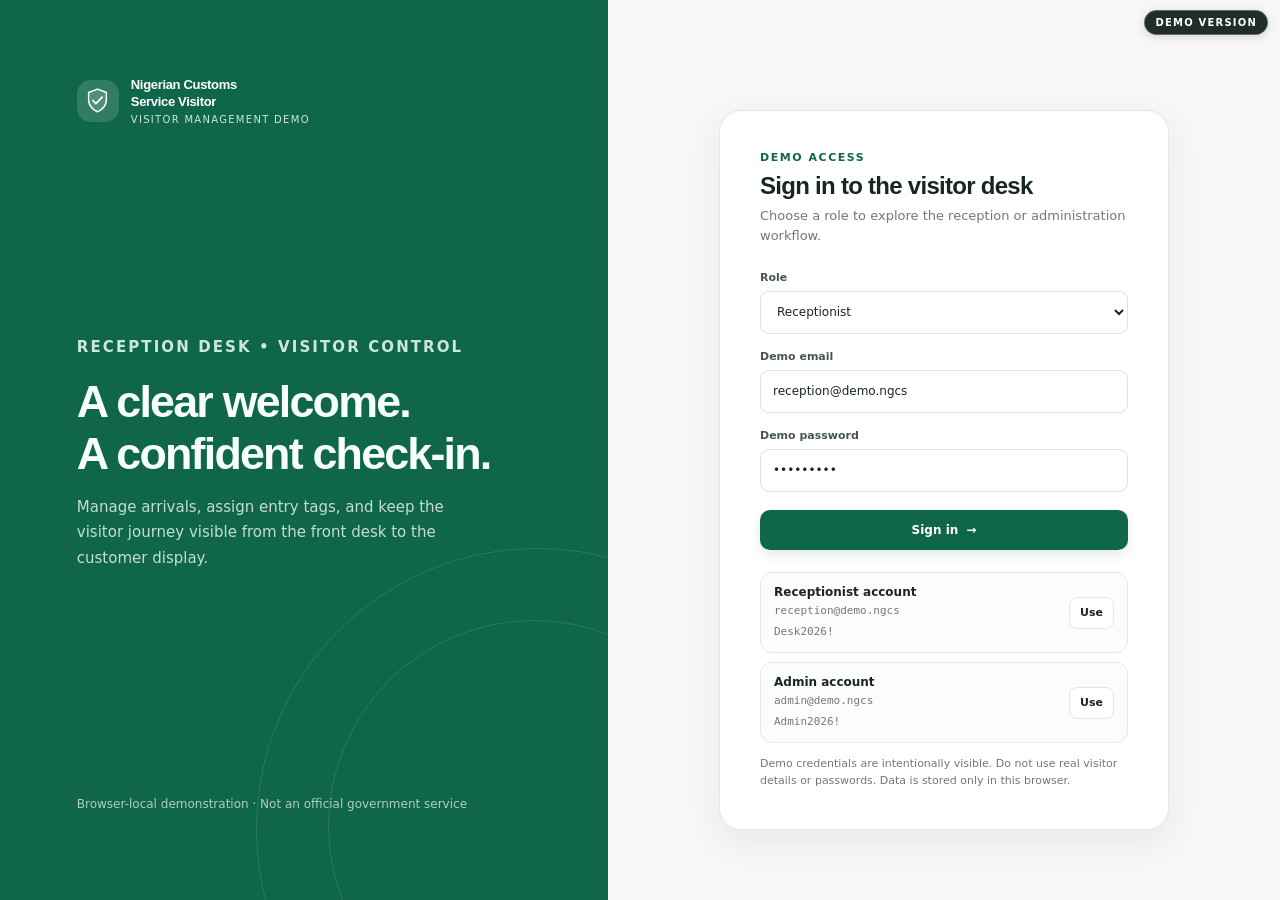
<file: index.html>
<!doctype html>
<html lang="en">
<head>
  <meta charset="utf-8">
  <meta name="viewport" content="width=device-width, initial-scale=1">
  <meta name="theme-color" content="#0f664a">
  <meta name="description" content="A demo visitor desk check-in system for Nigerian Customs Service. Browser-local demo only.">
  <title>Nigerian Customs Service Visitor | Demo Desk</title>
  <link rel="icon" href="data:image/svg+xml,%3Csvg xmlns='http://www.w3.org/2000/svg' viewBox='0 0 64 64'%3E%3Cpath fill='%230f664a' d='M32 4 54 13v17c0 14-9 24-22 30C19 54 10 44 10 30V13z'/%3E%3Cpath d='m20 32 8 8 17-18' fill='none' stroke='white' stroke-width='5' stroke-linecap='round' stroke-linejoin='round'/%3E%3C/svg%3E">
  <link rel="stylesheet" href="./assets/css/app.css">
  <script type="module" src="./assets/js/app.js"></script>
</head>
<body>
  <div class="demo-ribbon" aria-label="Demo version">DEMO VERSION</div>
  <div id="app" aria-live="polite"></div>
  <noscript><main class="noscript-note"><h1>JavaScript is required</h1><p>This visitor desk demo uses browser storage and needs JavaScript enabled.</p></main></noscript>
</body>
</html>
</file>
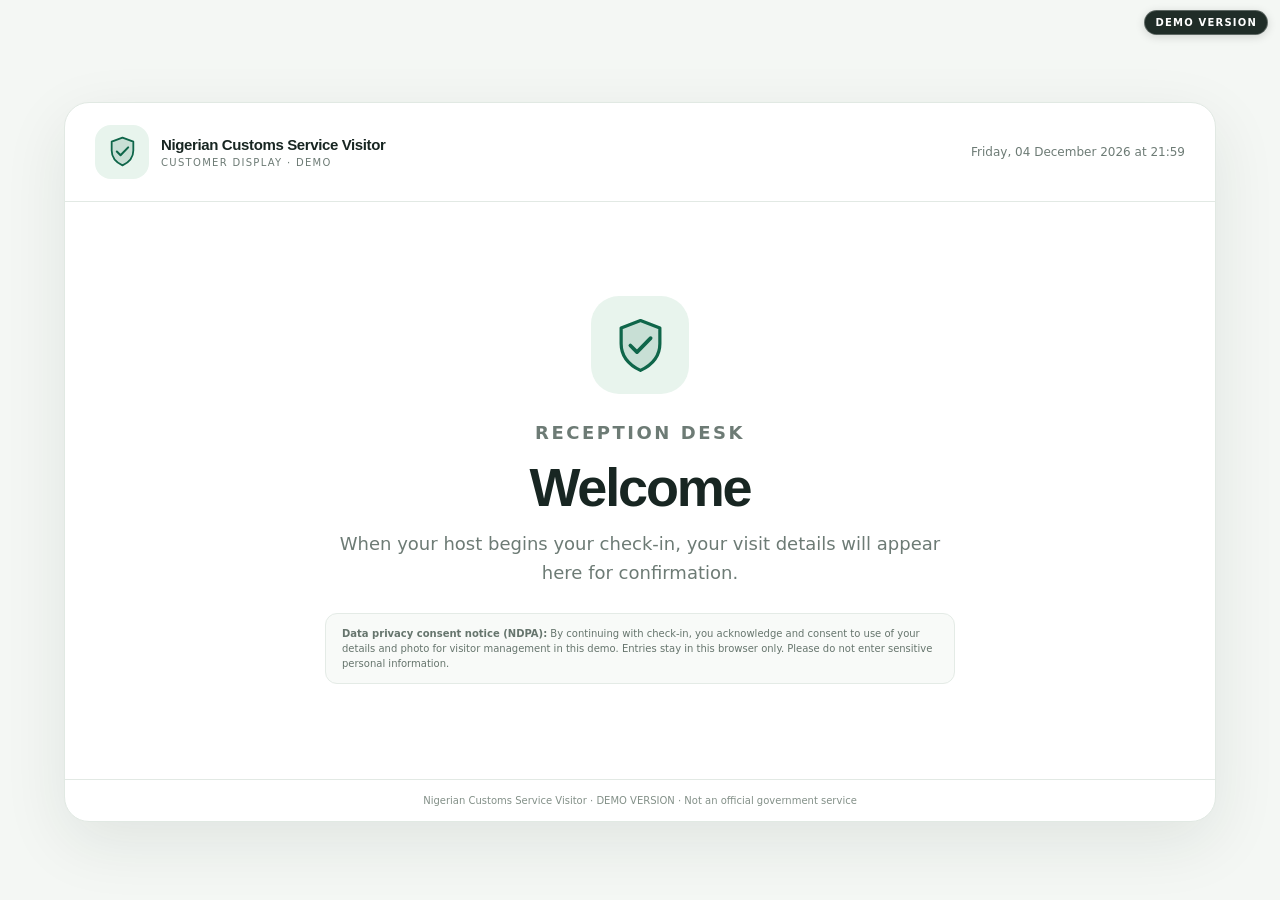
<file: display/index.html>
<!doctype html>
<html lang="en">
<head>
  <meta charset="utf-8">
  <meta name="viewport" content="width=device-width, initial-scale=1">
  <meta name="theme-color" content="#0f664a">
  <meta name="description" content="Visitor-facing customer display for the Nigerian Customs Service Visitor demo.">
  <title>Visitor Display | Nigerian Customs Service Visitor</title>
  <link rel="icon" href="../assets/icons/mark.svg" type="image/svg+xml">
  <link rel="stylesheet" href="../assets/css/app.css">
  <script type="module" src="../assets/js/display.js"></script>
</head>
<body class="display-body">
  <div class="demo-ribbon" aria-label="Demo version">DEMO VERSION</div>
  <main id="customer-display" class="customer-display" aria-live="polite"></main>
</body>
</html>
</file>
<file: assets/css/app.css>
:root {
  color-scheme: light;
  --ink: #182622;
  --muted: #6d7b75;
  --line: #e2e9e4;
  --surface: #ffffff;
  --canvas: #f4f7f4;
  --green: #0f664a;
  --green-strong: #0b533c;
  --green-soft: #e8f4ed;
  --red: #b94b46;
  --red-soft: #fae9e8;
  --amber: #a36a11;
  --amber-soft: #fff2d7;
  --blue: #365c76;
  --shadow: 0 12px 34px rgba(23, 45, 35, .07);
  font-family: 'DM Sans', ui-sans-serif, system-ui, -apple-system, BlinkMacSystemFont, 'Segoe UI', sans-serif;
  font-synthesis: none;
  text-rendering: optimizeLegibility;
  -webkit-font-smoothing: antialiased;
  -moz-osx-font-smoothing: grayscale;
}

* { box-sizing: border-box; }
body { margin: 0; min-width: 320px; color: var(--ink); background: var(--canvas); }
button, input, select, textarea { font: inherit; }
button { color: inherit; }
button:focus-visible, a:focus-visible, input:focus-visible, select:focus-visible, textarea:focus-visible { outline: 3px solid rgba(15, 102, 74, .25); outline-offset: 2px; }
button:disabled { cursor: not-allowed; opacity: .55; }
a { color: inherit; }

.demo-ribbon { position: fixed; top: 10px; right: 12px; z-index: 120; padding: 6px 10px; border: 1px solid rgba(255,255,255,.28); border-radius: 999px; background: #202d28; color: #fff; font-size: 10px; font-weight: 800; letter-spacing: .12em; box-shadow: 0 2px 10px rgba(0,0,0,.14); pointer-events: none; }
.noscript-note { max-width: 700px; margin: 15vh auto; padding: 30px; background: white; border-radius: 18px; }

/* Shared identity */
.brand-lockup { display: flex; align-items: center; gap: 12px; min-width: 0; }
.brand-mark { width: 42px; height: 42px; flex: 0 0 auto; display: grid; place-items: center; border-radius: 14px; background: var(--green-soft); color: var(--green); }
.brand-mark svg { width: 27px; height: 27px; }
.brand-copy { min-width: 0; }
.brand-copy strong { display: block; font: 800 13px/1.3 'Manrope', sans-serif; letter-spacing: -.025em; }
.brand-copy span { display: block; margin-top: 3px; color: var(--muted); font-size: 10px; letter-spacing: .13em; text-transform: uppercase; }
.eyebrow { margin: 0 0 8px; color: var(--green); font-size: 11px; font-weight: 800; letter-spacing: .14em; text-transform: uppercase; }
h1, h2, h3, p { margin-top: 0; }
h1, h2, h3 { font-family: 'Manrope', 'DM Sans', sans-serif; }
h1 { margin-bottom: 8px; font-size: clamp(24px, 3vw, 32px); line-height: 1.16; letter-spacing: -.04em; }
h2 { margin-bottom: 7px; font-size: 20px; letter-spacing: -.03em; }
h3 { margin-bottom: 6px; font-size: 15px; letter-spacing: -.02em; }
.subtle { color: var(--muted); font-size: 13px; line-height: 1.55; }
.small { font-size: 11px; }
.mono { font-variant-numeric: tabular-nums; }

/* Login */
.login-page { min-height: 100vh; display: grid; grid-template-columns: minmax(340px, .95fr) minmax(400px, 1.05fr); background: #f7f8f6; }
.login-aside { position: relative; overflow: hidden; display: flex; flex-direction: column; justify-content: space-between; min-height: 100vh; padding: clamp(34px, 6vw, 78px); background: #0f664a; color: #f7fff9; }
.login-aside::before, .login-aside::after { content: ''; position: absolute; border: 1px solid rgba(255,255,255,.11); border-radius: 50%; pointer-events: none; }
.login-aside::before { width: 560px; height: 560px; right: -210px; bottom: -210px; }
.login-aside::after { width: 410px; height: 410px; right: -132px; bottom: -132px; }
.login-aside .brand-mark { background: rgba(255,255,255,.14); color: white; }
.login-aside .brand-copy span, .login-aside .eyebrow { color: #cce9d8; }
.login-aside .brand-copy strong { color: white; }
.login-copy { position: relative; z-index: 1; max-width: 440px; margin: auto 0; padding: 56px 0; }
.login-copy h1 { margin: 15px 0; font-size: clamp(34px, 3.5vw, 46px); }
.login-copy p { max-width: 390px; color: rgba(247,255,249,.78); font-size: 15px; line-height: 1.7; }
.login-foot { position: relative; z-index: 1; color: rgba(255,255,255,.67); font-size: 12px; }
.login-main { display: grid; place-items: center; padding: 84px 30px 44px; }
.login-card { width: min(100%, 450px); padding: clamp(26px, 4vw, 40px); border: 1px solid var(--line); border-radius: 22px; background: var(--surface); box-shadow: var(--shadow); animation: rise-in .28s ease-out; }
.login-card h2 { margin-bottom: 6px; font-size: 24px; }
.login-card > .subtle { margin-bottom: 25px; }
.demo-credentials { display: grid; gap: 9px; margin: 22px 0 0; }
.credential-card { display: flex; align-items: center; justify-content: space-between; gap: 12px; padding: 12px 13px; border: 1px solid var(--line); border-radius: 12px; background: #fbfcfb; }
.credential-card strong { display: block; font-size: 12px; }
.credential-card code { color: var(--muted); font: 11px/1.6 ui-monospace, SFMono-Regular, Consolas, monospace; }
.credentials-warning { margin: 13px 0 0; color: var(--muted); font-size: 11px; line-height: 1.5; }

/* App frame and navigation */
.app-shell { min-height: 100vh; display: grid; grid-template-columns: 242px minmax(0, 1fr); }
.sidebar { position: sticky; top: 0; display: flex; flex-direction: column; height: 100vh; padding: 24px 15px 16px; border-right: 1px solid var(--line); background: #fff; }
.sidebar .brand-lockup { padding: 0 9px 26px; }
.sidebar-section-label { margin: 4px 10px 9px; color: #95a29b; font-size: 10px; font-weight: 800; letter-spacing: .13em; text-transform: uppercase; }
.side-nav { display: grid; gap: 4px; }
.nav-link { display: flex; align-items: center; gap: 12px; width: 100%; min-height: 44px; padding: 0 12px; border: 0; border-radius: 10px; background: transparent; color: #61716a; text-align: left; font-size: 13px; font-weight: 600; cursor: pointer; transition: background .16s ease, color .16s ease, transform .16s ease; }
.nav-link:hover { background: #f5f8f5; color: var(--ink); transform: translateX(2px); }
.nav-link.active { background: var(--green-soft); color: var(--green-strong); }
.nav-icon { width: 19px; height: 19px; display: grid; place-items: center; flex: 0 0 auto; font-size: 16px; }
.nav-badge { margin-left: auto; padding: 3px 7px; border-radius: 999px; background: #eff2ef; color: #68776f; font-size: 10px; font-variant-numeric: tabular-nums; }
.sidebar-bottom { margin-top: auto; padding: 13px 10px 4px; border-top: 1px solid var(--line); }
.sidebar-bottom p { margin: 0; color: var(--muted); font-size: 10px; line-height: 1.5; }
.main-column { min-width: 0; }
.topbar { position: sticky; top: 0; z-index: 20; display: flex; align-items: center; justify-content: space-between; gap: 16px; min-height: 72px; padding: 12px clamp(18px, 3vw, 36px); border-bottom: 1px solid var(--line); background: rgba(255,255,255,.94); backdrop-filter: blur(12px); }
.topbar-left { display: flex; align-items: center; gap: 13px; }
.topbar-title { font-size: 13px; font-weight: 700; }
.topbar-meta { color: var(--muted); font-size: 11px; }
.topbar-actions { display: flex; align-items: center; gap: 9px; }
.user-chip { display: flex; align-items: center; gap: 9px; margin-left: 7px; padding-left: 13px; border-left: 1px solid var(--line); }
.user-avatar { width: 32px; height: 32px; display: grid; place-items: center; border-radius: 50%; background: #e4eee8; color: var(--green); font-size: 11px; font-weight: 800; }
.user-chip strong { display: block; font-size: 11px; }
.user-chip span { display: block; color: var(--muted); font-size: 10px; }
.page-content { width: min(100%, 1400px); margin: 0 auto; padding: 30px clamp(18px, 3vw, 36px) 50px; animation: fade-in .18s ease-out; }
.page-heading { display: flex; align-items: flex-end; justify-content: space-between; gap: 18px; margin-bottom: 24px; }
.page-heading p { margin-bottom: 0; }
.heading-actions { display: flex; flex-wrap: wrap; gap: 9px; }

/* Buttons and form controls */
.btn { display: inline-flex; align-items: center; justify-content: center; gap: 8px; min-height: 40px; padding: 0 15px; border: 1px solid transparent; border-radius: 10px; font-size: 12px; font-weight: 700; text-decoration: none; cursor: pointer; transition: background .16s ease, border .16s ease, box-shadow .16s ease, transform .16s ease; }
.btn:hover:not(:disabled) { transform: translateY(-1px); }
.btn-primary { background: var(--green); color: white; box-shadow: 0 5px 12px rgba(15,102,74,.13); }
.btn-primary:hover:not(:disabled) { background: var(--green-strong); }
.btn-secondary { border-color: var(--line); background: white; color: var(--ink); }
.btn-secondary:hover:not(:disabled) { border-color: #c7d7ce; background: #fbfdfb; }
.btn-quiet { background: transparent; color: var(--green); }
.btn-danger { border-color: #f1cfcd; background: #fff; color: var(--red); }
.btn-danger:hover:not(:disabled) { background: var(--red-soft); }
.btn-small { min-height: 32px; padding: 0 10px; border-radius: 8px; font-size: 11px; }
.btn-block { width: 100%; }
.icon-button { width: 36px; height: 36px; display: inline-grid; place-items: center; padding: 0; border: 1px solid var(--line); border-radius: 10px; background: white; cursor: pointer; }
.form-grid { display: grid; grid-template-columns: repeat(2, minmax(0,1fr)); gap: 16px; }
.form-grid.three { grid-template-columns: repeat(3, minmax(0,1fr)); }
.field { display: grid; gap: 7px; min-width: 0; }
.field.full { grid-column: 1 / -1; }
.field label, .field-label { color: #45564e; font-size: 11px; font-weight: 700; }
.required-mark { color: var(--red); }
.field input, .field select, .field textarea, .filter-control { width: 100%; min-height: 43px; padding: 10px 12px; border: 1px solid #dce5df; border-radius: 9px; outline: none; background: #fff; color: var(--ink); font-size: 12px; transition: border .16s ease, box-shadow .16s ease; }
.field textarea { min-height: 88px; resize: vertical; }
.field input:focus, .field select:focus, .field textarea:focus, .filter-control:focus { border-color: #77ac92; box-shadow: 0 0 0 3px rgba(15,102,74,.08); }
.field input::placeholder, .field textarea::placeholder { color: #a2aea7; }
.field-hint { color: var(--muted); font-size: 10px; line-height: 1.45; }
.field-error { display: none; color: var(--red); font-size: 10px; }
.field.invalid .field-error { display: block; }
.field.invalid input, .field.invalid select, .field.invalid textarea { border-color: #d98d88; }
.form-alert { margin: 0 0 16px; padding: 11px 13px; border-radius: 9px; background: var(--red-soft); color: #8b3430; font-size: 11px; line-height: 1.5; }
.form-alert.success { background: var(--green-soft); color: var(--green-strong); }
.form-actions { display: flex; align-items: center; justify-content: space-between; gap: 12px; margin-top: 22px; padding-top: 17px; border-top: 1px solid var(--line); }
.checkbox-line { display: flex; align-items: flex-start; gap: 9px; color: #52635b; font-size: 11px; line-height: 1.5; }
.checkbox-line input { accent-color: var(--green); }

/* Panels, cards, status */
.panel { min-width: 0; padding: 21px; border: 1px solid var(--line); border-radius: 15px; background: var(--surface); box-shadow: 0 4px 18px rgba(23,45,35,.025); }
.panel-header { display: flex; align-items: flex-start; justify-content: space-between; gap: 14px; margin-bottom: 17px; }
.panel-header p { margin-bottom: 0; }
.panel-title { margin-bottom: 4px; font-size: 14px; }
.card-grid { display: grid; grid-template-columns: repeat(4, minmax(0,1fr)); gap: 13px; }
.stat-card { min-height: 112px; padding: 16px 17px; border: 1px solid var(--line); border-radius: 14px; background: white; }
.stat-label { display: flex; align-items: center; justify-content: space-between; gap: 8px; color: var(--muted); font-size: 11px; font-weight: 600; }
.stat-icon { width: 29px; height: 29px; display: grid; place-items: center; border-radius: 9px; background: var(--green-soft); color: var(--green); font-size: 14px; }
.stat-value { margin: 13px 0 3px; font: 800 25px/1 'Manrope', sans-serif; letter-spacing: -.04em; font-variant-numeric: tabular-nums; }
.stat-note { color: #87948d; font-size: 10px; }
.content-grid { display: grid; grid-template-columns: minmax(0,1.55fr) minmax(280px,.9fr); gap: 16px; margin-top: 17px; }
.stack { display: grid; gap: 16px; }
.status-pill { display: inline-flex; align-items: center; gap: 5px; width: fit-content; padding: 5px 8px; border-radius: 999px; background: #f0f3f1; color: #58675f; font-size: 10px; font-weight: 700; white-space: nowrap; }
.status-pill::before { content: ''; width: 6px; height: 6px; border-radius: 50%; background: currentColor; }
.status-pill.green { background: var(--green-soft); color: var(--green-strong); }
.status-pill.red { background: var(--red-soft); color: #a13d39; }
.status-pill.amber { background: var(--amber-soft); color: #94600e; }
.status-pill.blue { background: #eaf0f5; color: #365c76; }

/* Tables and visitors */
.table-wrap { width: 100%; overflow-x: auto; }
table { width: 100%; border-collapse: collapse; text-align: left; }
th { padding: 10px 12px; border-bottom: 1px solid var(--line); color: #8a9790; font-size: 9px; font-weight: 800; letter-spacing: .1em; text-transform: uppercase; white-space: nowrap; }
td { padding: 12px; border-bottom: 1px solid #eff2ef; color: #4d5e55; font-size: 11px; vertical-align: middle; }
tbody tr:last-child td { border-bottom: 0; }
tbody tr:hover { background: #fbfcfb; }
.person-cell { display: flex; align-items: center; gap: 9px; min-width: 150px; }
.person-cell strong { display: block; color: var(--ink); font-size: 11px; }
.person-cell span { display: block; margin-top: 2px; color: var(--muted); font-size: 10px; }
.person-photo { width: 34px; height: 34px; flex: 0 0 auto; display: grid; place-items: center; overflow: hidden; border-radius: 10px; background: #e9f0eb; color: var(--green); font-size: 10px; font-weight: 800; }
.person-photo img { width: 100%; height: 100%; object-fit: cover; }
.tag-number { display: inline-grid; place-items: center; min-width: 32px; height: 27px; padding: 0 8px; border-radius: 7px; background: var(--green-soft); color: var(--green-strong); font-size: 11px; font-weight: 800; font-variant-numeric: tabular-nums; }
.table-toolbar { display: flex; flex-wrap: wrap; align-items: center; gap: 9px; margin-bottom: 13px; }
.table-toolbar .search-box { flex: 1 1 210px; }
.search-box { position: relative; }
.search-box input { padding-left: 35px; }
.search-box::before { content: '⌕'; position: absolute; top: 9px; left: 12px; z-index: 1; color: #84938b; font-size: 18px; pointer-events: none; }
.empty-state { padding: 32px 16px; text-align: center; }
.empty-state-icon { width: 42px; height: 42px; display: grid; place-items: center; margin: 0 auto 11px; border-radius: 14px; background: #f0f4f1; color: #668074; font-size: 20px; }
.empty-state strong { display: block; margin-bottom: 5px; font-size: 12px; }
.empty-state p { margin: 0 auto; max-width: 340px; color: var(--muted); font-size: 11px; line-height: 1.5; }

/* Check-in wizard */
.wizard-wrap { max-width: 970px; margin: 0 auto; }
.wizard-progress { display: grid; grid-template-columns: repeat(3, 1fr); gap: 8px; margin: 0 0 18px; }
.wizard-step { position: relative; display: flex; align-items: center; gap: 10px; min-height: 54px; padding: 8px 12px; border: 1px solid var(--line); border-radius: 11px; background: white; color: #8a9690; }
.wizard-step.active { border-color: #b8d6c5; background: #f4faf6; color: var(--green-strong); }
.wizard-step.done { background: #eef6f0; color: var(--green); }
.wizard-step-number { width: 27px; height: 27px; display: grid; place-items: center; flex: 0 0 auto; border-radius: 50%; background: #edf1ee; font-size: 11px; font-weight: 800; }
.wizard-step.active .wizard-step-number, .wizard-step.done .wizard-step-number { background: var(--green); color: white; }
.wizard-step strong { display: block; font-size: 11px; }
.wizard-step small { display: block; margin-top: 2px; font-size: 9px; }
.wizard-card { min-height: 385px; padding: clamp(18px, 3vw, 29px); border: 1px solid var(--line); border-radius: 16px; background: #fff; box-shadow: var(--shadow); }
.wizard-card-header { display: flex; align-items: flex-start; justify-content: space-between; gap: 15px; margin-bottom: 22px; }
.returning-banner { display: inline-flex; align-items: center; gap: 7px; padding: 7px 10px; border-radius: 999px; background: var(--green-soft); color: var(--green-strong); font-size: 10px; font-weight: 800; }
.returning-banner::before { content: '✓'; display: grid; place-items: center; width: 16px; height: 16px; border-radius: 50%; background: var(--green); color: white; font-size: 9px; }
.camera-stage { display: grid; grid-template-columns: minmax(0, 1.35fr) minmax(215px,.75fr); gap: 18px; }
.camera-box { position: relative; display: grid; place-items: center; min-height: 295px; overflow: hidden; border: 1px dashed #c9d7cf; border-radius: 14px; background: #f2f6f3; }
.camera-box video, .camera-box img { width: 100%; height: 100%; min-height: 295px; object-fit: cover; }
.camera-placeholder { max-width: 260px; padding: 24px; text-align: center; }
.camera-placeholder .empty-state-icon { margin-bottom: 13px; }
.camera-controls { display: flex; flex-direction: column; justify-content: center; gap: 10px; }
.camera-note { padding: 12px; border-radius: 10px; background: #f6f8f6; color: var(--muted); font-size: 10px; line-height: 1.5; }
.group-rows { display: grid; gap: 10px; }
.group-row { display: grid; grid-template-columns: 1fr 1fr auto; align-items: end; gap: 10px; padding: 12px; border: 1px solid var(--line); border-radius: 11px; background: #fbfcfb; }

/* Tags */
.tag-grid { display: grid; grid-template-columns: repeat(auto-fill, minmax(74px, 1fr)); gap: 9px; }
.tag-tile { position: relative; min-height: 72px; display: flex; flex-direction: column; align-items: center; justify-content: center; gap: 4px; padding: 8px 5px; border: 1px solid #c7e1d1; border-radius: 12px; background: #ecf7ef; color: #176442; cursor: pointer; transition: transform .15s ease, box-shadow .15s ease, border .15s ease; }
.tag-tile:hover:not(:disabled) { transform: translateY(-2px); border-color: #7eba96; box-shadow: 0 7px 17px rgba(20, 97, 62, .12); }
.tag-tile strong { font: 800 16px/1 'Manrope', sans-serif; font-variant-numeric: tabular-nums; }
.tag-tile span { font-size: 9px; font-weight: 700; }
.tag-tile.in-use { border-color: #e5b8b5; background: var(--red-soft); color: #a13d39; cursor: not-allowed; }
.tag-tile.unavailable { border-color: #ecd39f; background: var(--amber-soft); color: #98620d; cursor: not-allowed; }
.tag-tile.compact { min-height: 56px; }
.tag-person { max-width: 90%; overflow: hidden; text-overflow: ellipsis; white-space: nowrap; }
.tag-board-toolbar { display: flex; align-items: center; justify-content: space-between; gap: 14px; margin-bottom: 16px; }
.tag-legend { display: flex; flex-wrap: wrap; gap: 12px; color: var(--muted); font-size: 10px; }
.legend-dot { display: inline-block; width: 8px; height: 8px; margin-right: 5px; border-radius: 50%; background: #389466; }
.legend-dot.red { background: #c25a54; }
.legend-dot.amber { background: #d09a3e; }

/* Reports */
.report-filters { display: grid; grid-template-columns: repeat(4, minmax(130px,1fr)); gap: 10px; margin-bottom: 16px; }
.filter-control { min-height: 39px; padding: 8px 10px; }
.report-tabs { display: flex; gap: 4px; margin: 8px 0 16px; padding: 4px; border-radius: 10px; background: #eef2ef; width: fit-content; }
.report-tab { min-height: 31px; padding: 0 12px; border: 0; border-radius: 7px; background: transparent; color: var(--muted); font-size: 10px; font-weight: 700; cursor: pointer; }
.report-tab.active { background: white; color: var(--green); box-shadow: 0 1px 4px rgba(0,0,0,.08); }
.chart-bars { display: flex; align-items: flex-end; gap: 8px; min-height: 180px; padding: 10px 0 25px; }
.chart-day { position: relative; display: flex; flex: 1 1 0; align-items: flex-end; justify-content: center; height: 145px; min-width: 10px; }
.chart-bar { width: min(28px, 74%); min-height: 3px; border-radius: 6px 6px 2px 2px; background: linear-gradient(180deg, #3b9a70, #0f664a); transition: height .3s ease; }
.chart-label { position: absolute; bottom: -22px; width: 100%; color: #8a9690; font-size: 8px; text-align: center; white-space: nowrap; }
.chart-count { position: absolute; top: -17px; color: #607068; font-size: 9px; font-weight: 700; }
.month-list { display: grid; gap: 8px; }
.month-row { display: flex; justify-content: space-between; gap: 12px; padding: 12px; border: 1px solid var(--line); border-radius: 10px; font-size: 11px; }

/* Settings and audit */
.settings-grid { display: grid; grid-template-columns: repeat(2, minmax(0,1fr)); gap: 15px; }
.settings-list { display: grid; gap: 8px; margin: 13px 0 0; padding: 0; list-style: none; }
.settings-row { display: flex; align-items: center; justify-content: space-between; gap: 10px; padding: 9px 0; border-top: 1px solid #f0f3f0; }
.settings-row strong { display: block; font-size: 11px; }
.settings-row span { display: block; margin-top: 3px; color: var(--muted); font-size: 10px; }
.settings-edit-row { display: grid; grid-template-columns: minmax(0,1fr) minmax(0,1fr) auto auto; gap: 7px; }
.settings-department-row { display: grid; grid-template-columns: minmax(0,1fr) auto auto; gap: 7px; }
.settings-department-edit { min-width: 0; }
.settings-edit-row .filter-control, .settings-department-row .filter-control { min-width: 0; min-height: 35px; padding: 0 8px; font-size: 10px; }
.settings-add { display: grid; grid-template-columns: 1fr auto; gap: 8px; margin-top: 12px; }
.audit-list { display: grid; gap: 0; max-height: 360px; overflow: auto; }
.audit-item { display: grid; grid-template-columns: 11px 1fr auto; gap: 9px; padding: 11px 0; border-bottom: 1px solid #f0f3f0; }
.audit-dot { width: 8px; height: 8px; margin-top: 4px; border-radius: 50%; background: #489673; }
.audit-item strong { display: block; font-size: 10px; }
.audit-item p { margin: 3px 0 0; color: var(--muted); font-size: 10px; line-height: 1.4; }
.audit-item time { color: #9aa59f; font-size: 9px; white-space: nowrap; }
.end-day-list { display: grid; gap: 7px; }
.end-day-row { display: flex; justify-content: space-between; align-items: center; gap: 10px; padding: 9px 10px; border-radius: 9px; background: #fff9ec; color: #69521f; font-size: 10px; }

/* Modal, toasts */
.modal-backdrop { position: fixed; inset: 0; z-index: 90; display: grid; place-items: center; padding: 22px; background: rgba(18, 31, 25, .48); backdrop-filter: blur(4px); animation: fade-in .15s ease-out; }
.modal { width: min(100%, 700px); max-height: min(90vh, 900px); display: flex; flex-direction: column; overflow: hidden; border-radius: 18px; background: #fff; box-shadow: 0 28px 90px rgba(0,0,0,.22); animation: rise-in .19s ease-out; }
.modal.wide { width: min(100%, 970px); }
.modal-header { display: flex; align-items: flex-start; justify-content: space-between; gap: 14px; padding: 21px 23px 16px; border-bottom: 1px solid var(--line); }
.modal-header h2 { margin-bottom: 4px; font-size: 18px; }
.modal-body { overflow-y: auto; padding: 19px 23px 22px; }
.modal-footer { display: flex; justify-content: space-between; align-items: center; gap: 12px; padding: 14px 23px; border-top: 1px solid var(--line); }
.toast-region { position: fixed; right: 18px; bottom: 18px; z-index: 160; display: grid; gap: 8px; }
.toast { max-width: 360px; padding: 12px 15px; border: 1px solid #d7e7dc; border-radius: 11px; background: #fff; color: var(--green-strong); font-size: 11px; font-weight: 700; box-shadow: var(--shadow); animation: rise-in .2s ease-out; }
.toast.error { border-color: #f0cecb; color: #9c3934; }
.confirmation-box { display: flex; align-items: center; gap: 15px; padding: 15px; border: 1px solid #c8e0d0; border-radius: 13px; background: #f2faf5; }
.confirmation-check { width: 42px; height: 42px; display: grid; place-items: center; flex: 0 0 auto; border-radius: 50%; background: var(--green); color: white; font-size: 20px; }
.confirmation-box strong { display: block; margin-bottom: 3px; font-size: 13px; }
.confirmation-box span { color: var(--muted); font-size: 11px; }

/* Customer display */
.display-body { min-height: 100vh; overflow-x: hidden; background: #f4f7f4; }
.customer-display { min-height: 100vh; display: grid; place-items: center; padding: 58px 5vw 35px; }
.display-shell { width: min(100%, 1160px); min-height: min(80vh, 780px); display: flex; flex-direction: column; overflow: hidden; border: 1px solid #e1e9e3; border-radius: 25px; background: #fff; box-shadow: 0 20px 65px rgba(23,45,35,.09); }
.display-header { display: flex; align-items: center; justify-content: space-between; gap: 20px; padding: 22px 30px; border-bottom: 1px solid var(--line); }
.display-header .brand-mark { width: 54px; height: 54px; border-radius: 16px; }
.display-header .brand-mark svg { width: 33px; height: 33px; }
.display-header .brand-copy strong { font-size: 15px; }
.display-header .brand-copy span { font-size: 10px; }
.display-clock { color: var(--muted); font-size: 12px; font-variant-numeric: tabular-nums; text-align: right; }
.display-content { display: flex; flex: 1; align-items: center; justify-content: center; padding: clamp(28px, 6vw, 75px); }
.display-idle { max-width: 630px; text-align: center; }
.display-idle .brand-mark { width: 98px; height: 98px; margin: 0 auto 25px; border-radius: 28px; }
.display-idle .brand-mark svg { width: 59px; height: 59px; }
.display-idle h1 { margin-bottom: 11px; font-size: clamp(32px, 5vw, 54px); }
.display-idle p { color: var(--muted); font-size: clamp(14px, 2vw, 18px); line-height: 1.6; }
.privacy-notice { max-width: 640px; margin: 25px auto 0; padding: 12px 16px; border: 1px solid #e4ebe6; border-radius: 12px; background: #f8faf8; color: #66756d; font-size: 10px; line-height: 1.5; text-align: left; }
.display-visitor { width: min(100%, 850px); display: grid; grid-template-columns: minmax(0, 1fr) 230px; gap: clamp(20px, 5vw, 58px); align-items: center; }
.display-visitor-info h1 { margin: 8px 0 22px; font-size: clamp(30px, 4.5vw, 52px); }
.display-data { display: grid; gap: 13px; }
.display-data-row { display: grid; grid-template-columns: 110px 1fr; gap: 12px; padding-bottom: 12px; border-bottom: 1px solid #edf1ed; }
.display-data-row span { color: #77857d; font-size: 12px; }
.display-data-row strong { overflow-wrap: anywhere; font-size: 14px; }
.display-photo { width: 100%; aspect-ratio: 1; display: grid; place-items: center; overflow: hidden; border: 1px solid var(--line); border-radius: 22px; background: #f0f5f1; color: #7a9083; }
.display-photo img { width: 100%; height: 100%; object-fit: cover; }
.display-photo .person-initials { font: 800 46px 'Manrope', sans-serif; }
.display-tag { display: grid; place-items: center; gap: 6px; margin-top: 20px; padding: 19px; border-radius: 18px; background: var(--green); color: white; text-align: center; }
.display-tag span { font-size: 10px; font-weight: 700; letter-spacing: .14em; text-transform: uppercase; opacity: .82; }
.display-tag strong { font: 800 clamp(38px, 5vw, 58px)/1 'Manrope', sans-serif; }
.display-footer { padding: 15px 25px; border-top: 1px solid var(--line); color: #839088; font-size: 10px; text-align: center; }
.display-privacy { width: min(100%, 850px); margin-top: 22px; }
.display-privacy .privacy-notice { margin: 0; }

/* Motion and responsive layouts */
@keyframes fade-in { from { opacity: 0; } to { opacity: 1; } }
@keyframes rise-in { from { opacity: 0; transform: translateY(8px); } to { opacity: 1; transform: translateY(0); } }
@media (max-width: 1050px) {
  .app-shell { grid-template-columns: 210px minmax(0,1fr); }
  .card-grid { grid-template-columns: repeat(2,minmax(0,1fr)); }
  .content-grid { grid-template-columns: 1fr; }
  .report-filters { grid-template-columns: repeat(2,minmax(0,1fr)); }
  .settings-grid { grid-template-columns: 1fr; }
}
@media (max-width: 760px) {
  .login-page { grid-template-columns: 1fr; }
  .login-aside { min-height: auto; padding: 28px 24px 24px; }
  .login-copy { padding: 34px 0 15px; }
  .login-copy h1 { font-size: 37px; }
  .login-foot { margin-top: 15px; }
  .login-main { padding: 26px 17px 35px; }
  .app-shell { display: flex; flex-direction: column; }
  .sidebar { position: relative; z-index: 22; width: 100%; height: auto; padding: 11px 12px; border-right: 0; border-bottom: 1px solid var(--line); }
  .sidebar .brand-lockup { padding: 2px 5px 10px; }
  .sidebar .brand-mark { width: 34px; height: 34px; border-radius: 11px; }
  .sidebar .brand-mark svg { width: 22px; height: 22px; }
  .sidebar .brand-copy strong { font-size: 12px; }
  .sidebar .brand-copy span { font-size: 9px; }
  .sidebar-section-label, .sidebar-bottom { display: none; }
  .side-nav { display: flex; gap: 5px; overflow-x: auto; padding-bottom: 2px; scrollbar-width: thin; }
  .nav-link { width: auto; min-height: 38px; flex: 0 0 auto; padding: 0 10px; font-size: 11px; }
  .nav-icon { font-size: 14px; }
  .nav-badge { display: none; }
  .settings-edit-row { grid-template-columns: minmax(0,1fr) minmax(0,1fr); }
  .topbar { min-height: 61px; padding: 9px 15px; }
  .topbar-meta { display: none; }
  .topbar-title { font-size: 11px; }
  .user-chip { gap: 6px; padding-left: 8px; }
  .user-avatar { width: 29px; height: 29px; }
  .user-chip strong { font-size: 10px; }
  .user-chip span { display: none; }
  .topbar-actions .btn { min-height: 34px; padding: 0 9px; font-size: 10px; }
  .page-content { padding: 22px 14px 36px; }
  .page-heading { align-items: flex-start; flex-direction: column; margin-bottom: 18px; }
  .page-heading .heading-actions { width: 100%; }
  .form-grid.three { grid-template-columns: repeat(2,minmax(0,1fr)); }
  .wizard-progress { gap: 5px; }
  .wizard-step { gap: 6px; min-height: 47px; padding: 6px; }
  .wizard-step-number { width: 23px; height: 23px; font-size: 10px; }
  .wizard-step strong { font-size: 9px; }
  .wizard-step small { display: none; }
  .camera-stage { grid-template-columns: 1fr; }
  .camera-box, .camera-box video, .camera-box img { min-height: 235px; }
  .camera-controls { display: grid; grid-template-columns: 1fr 1fr; }
  .camera-note { grid-column: 1 / -1; }
  .group-row { grid-template-columns: 1fr auto; }
  .group-row .field:first-child { grid-column: 1 / -1; }
  .settings-grid { grid-template-columns: 1fr; }
  .display-header { padding: 17px 18px; }
  .display-header .brand-mark { width: 43px; height: 43px; }
  .display-header .brand-copy strong { font-size: 12px; }
  .display-clock { font-size: 10px; }
  .display-content { padding: 32px 18px; }
  .display-shell { min-height: 87vh; border-radius: 17px; }
  .display-visitor { grid-template-columns: 1fr; }
  .display-photo { width: 150px; margin: 0 auto; grid-row: 1; border-radius: 18px; }
  .display-visitor-info { grid-row: 2; }
  .display-visitor-info h1 { text-align: center; }
  .display-data-row { grid-template-columns: 88px 1fr; }
}
@media (max-width: 480px) {
  .demo-ribbon { top: 5px; right: 6px; padding: 5px 7px; font-size: 8px; }
  .card-grid { grid-template-columns: repeat(2,minmax(0,1fr)); gap: 8px; }
  .stat-card { min-height: 96px; padding: 12px; }
  .stat-value { font-size: 21px; }
  .form-grid, .form-grid.three { grid-template-columns: 1fr; }
  .form-field.full { grid-column: auto; }
  .wizard-card { padding: 17px 14px; }
  .wizard-card-header { flex-direction: column; }
  .tag-grid { grid-template-columns: repeat(auto-fill,minmax(60px,1fr)); gap: 6px; }
  .tag-tile { min-height: 64px; }
  .report-filters { grid-template-columns: 1fr; }
  .table-toolbar { align-items: stretch; }
  .table-toolbar .btn { flex: 1; }
  .form-actions, .modal-footer { align-items: stretch; flex-direction: column-reverse; }
  .form-actions .btn, .modal-footer .btn { width: 100%; }
  .modal-backdrop { padding: 9px; }
  .modal { max-height: 94vh; border-radius: 14px; }
  .modal-header, .modal-body, .modal-footer { padding-left: 15px; padding-right: 15px; }
}
@media (prefers-reduced-motion: reduce) {
  *, *::before, *::after { scroll-behavior: auto !important; animation-duration: .01ms !important; animation-iteration-count: 1 !important; transition-duration: .01ms !important; }
}

@media print {
  body, .display-body { background: #fff !important; color: #111 !important; }
  .demo-ribbon, .sidebar, .topbar, .heading-actions, .btn, .icon-button, .nav-link, .report-filters, .report-tabs, .toast-region { display: none !important; }
  .app-shell { display: block; min-height: 0; }
  .main-column, .page-content { width: 100%; max-width: none; margin: 0; padding: 0; }
  .panel, .stat-card { break-inside: avoid; border-color: #ccc; box-shadow: none; }
  table { font-size: 9pt; }
  th, td { padding: 5px 7px; color: #222; }
  h1 { font-size: 22pt; }
}
</file>
